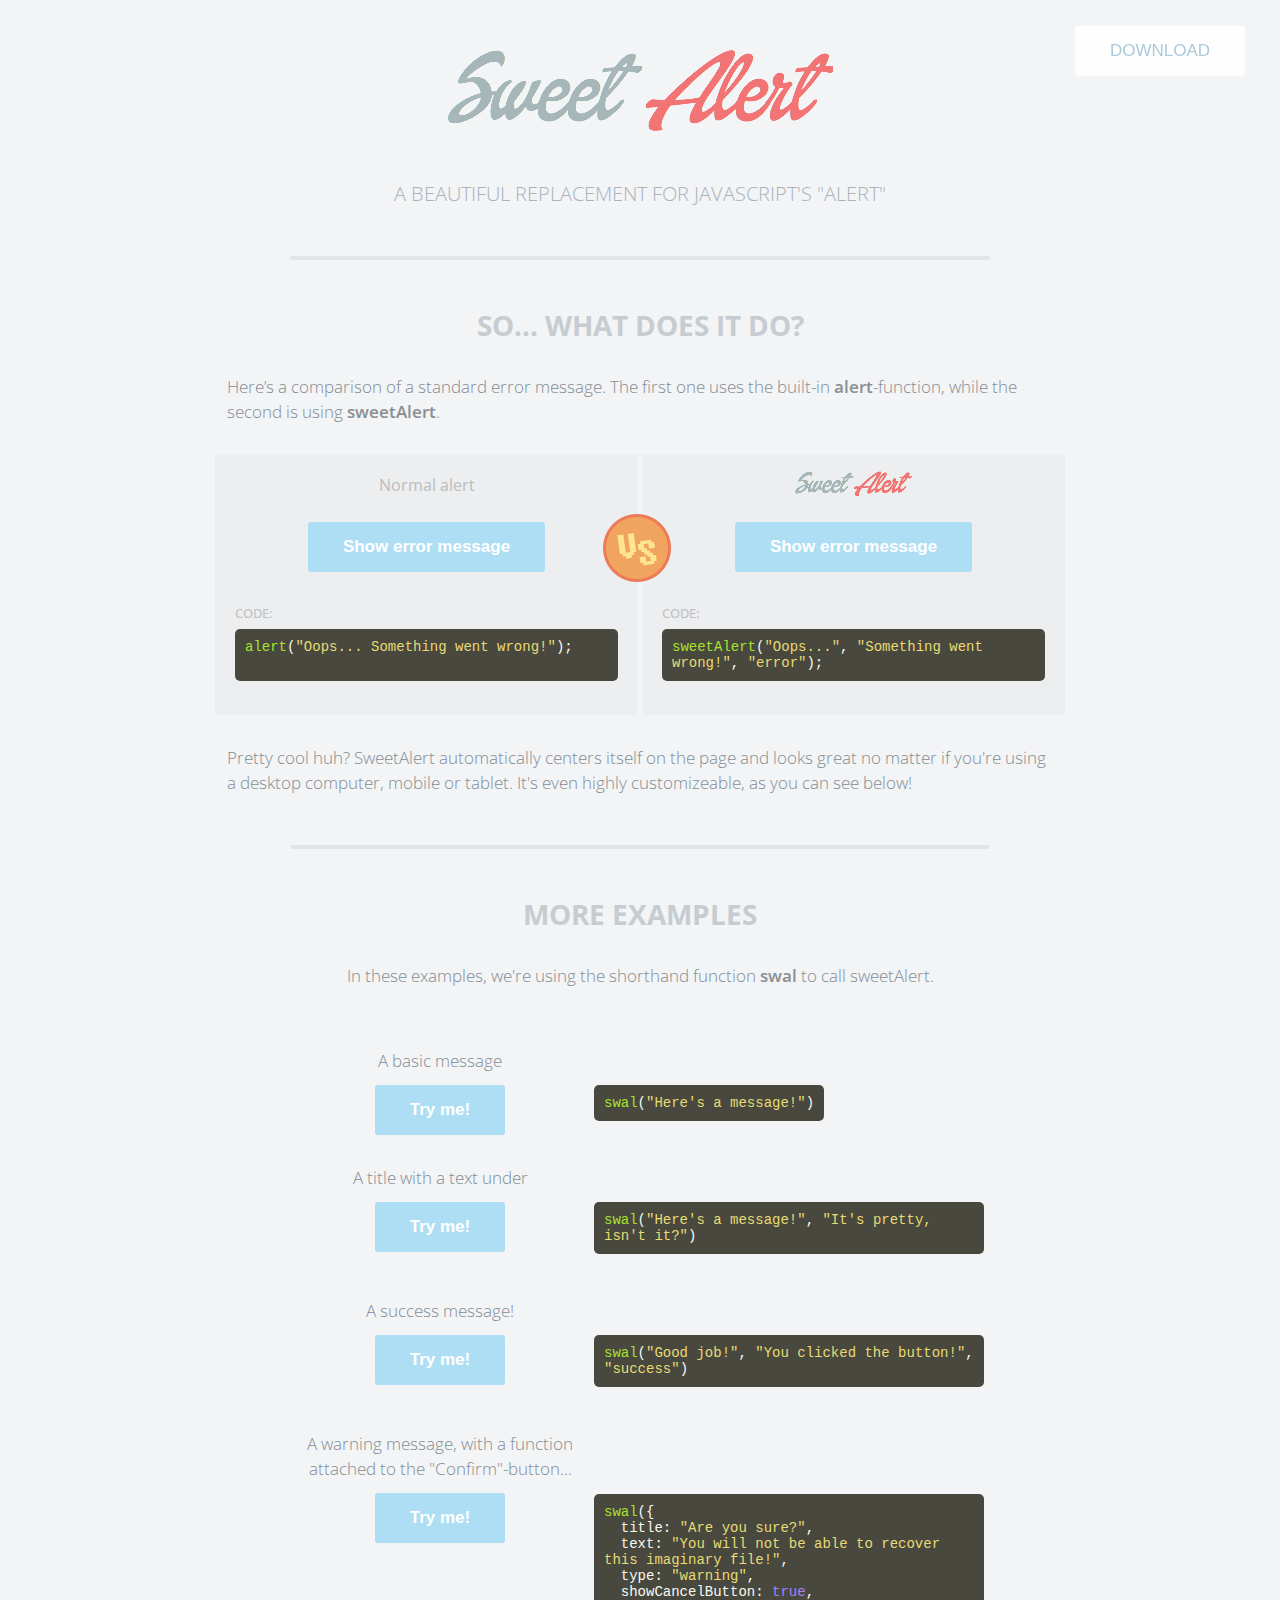
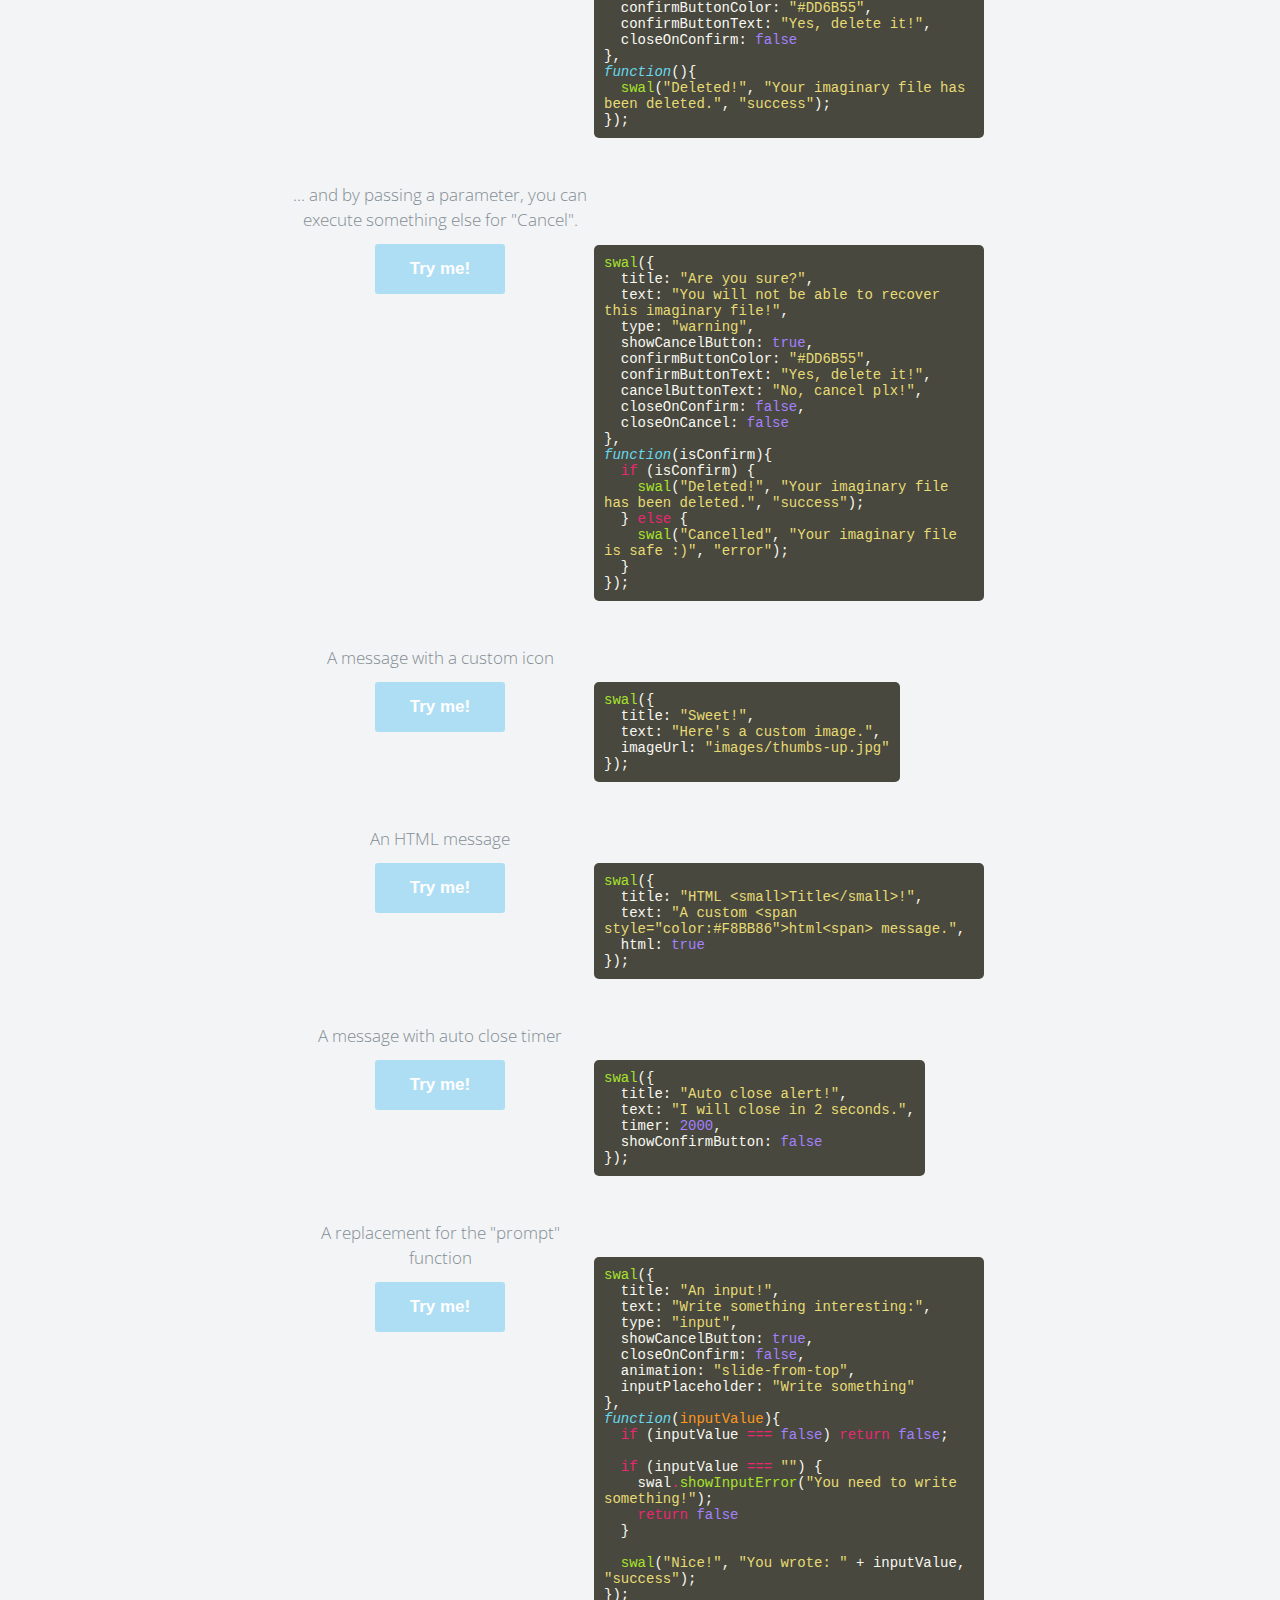
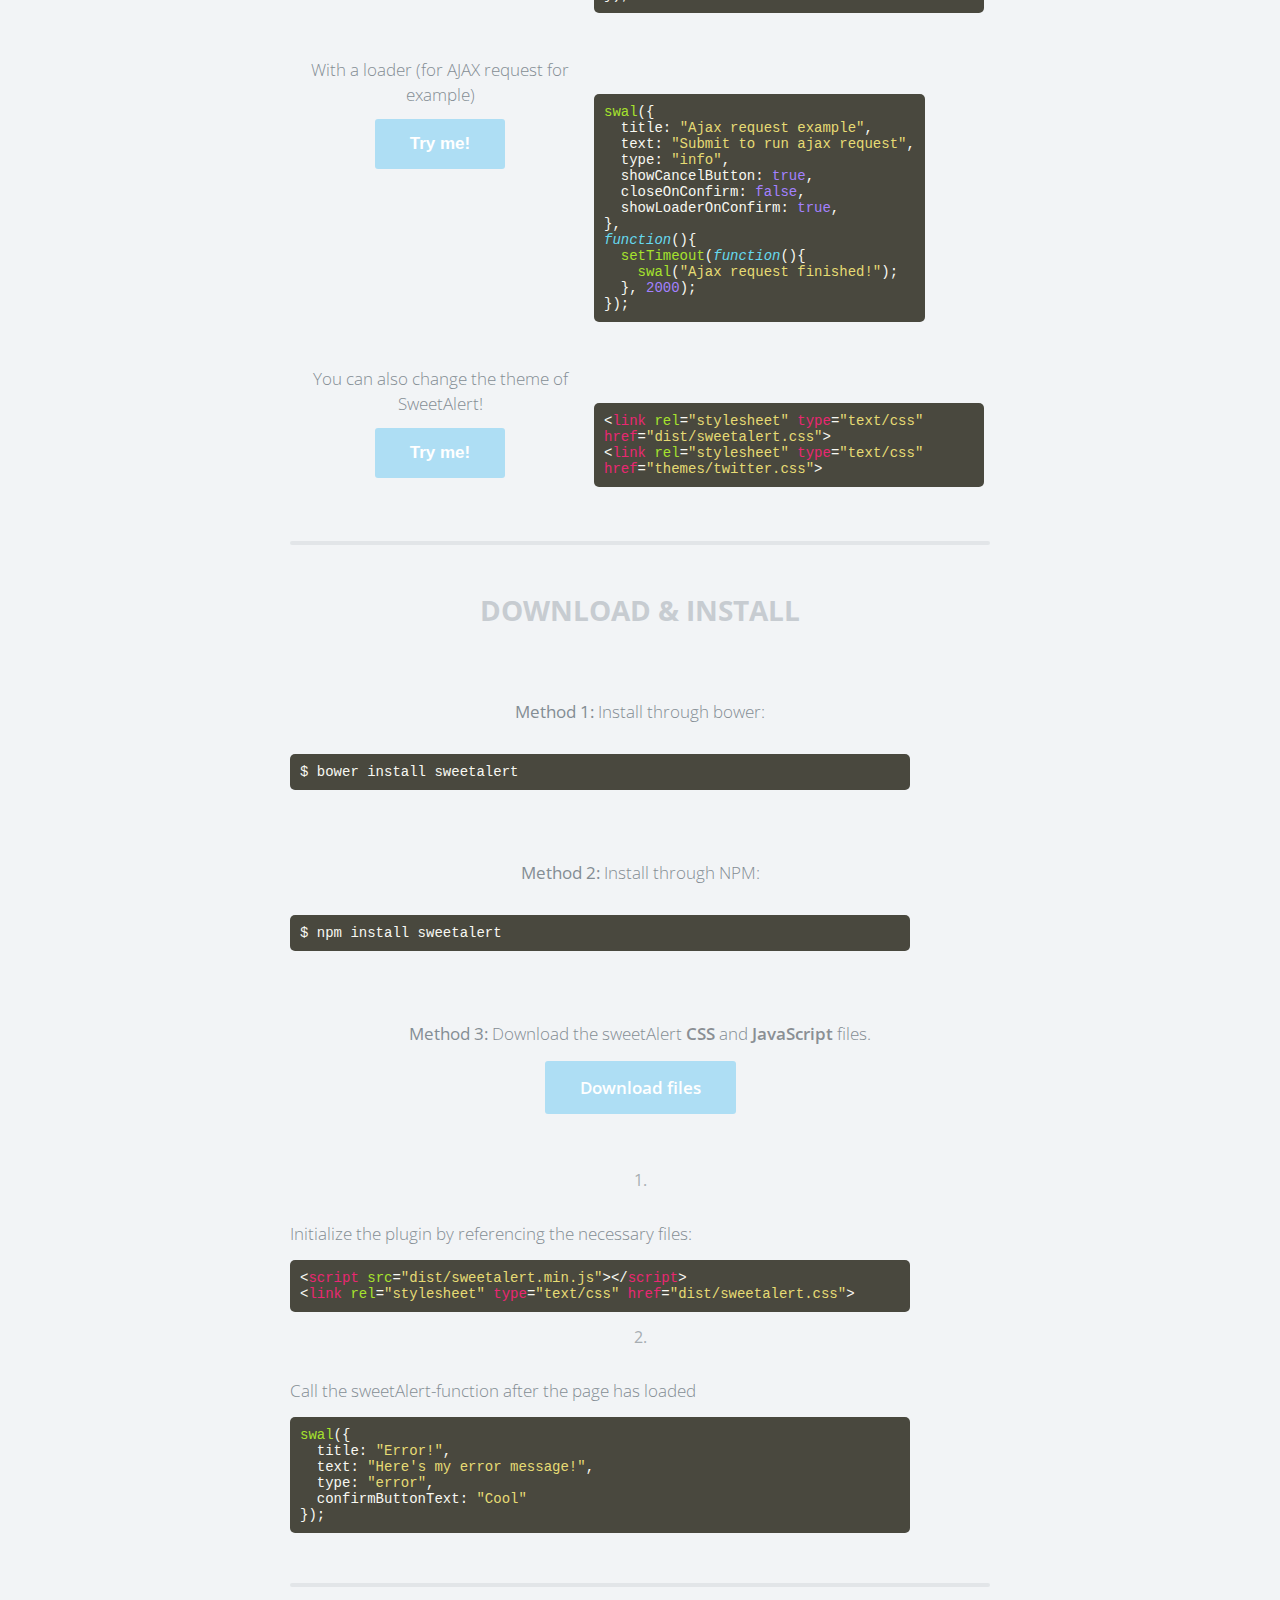
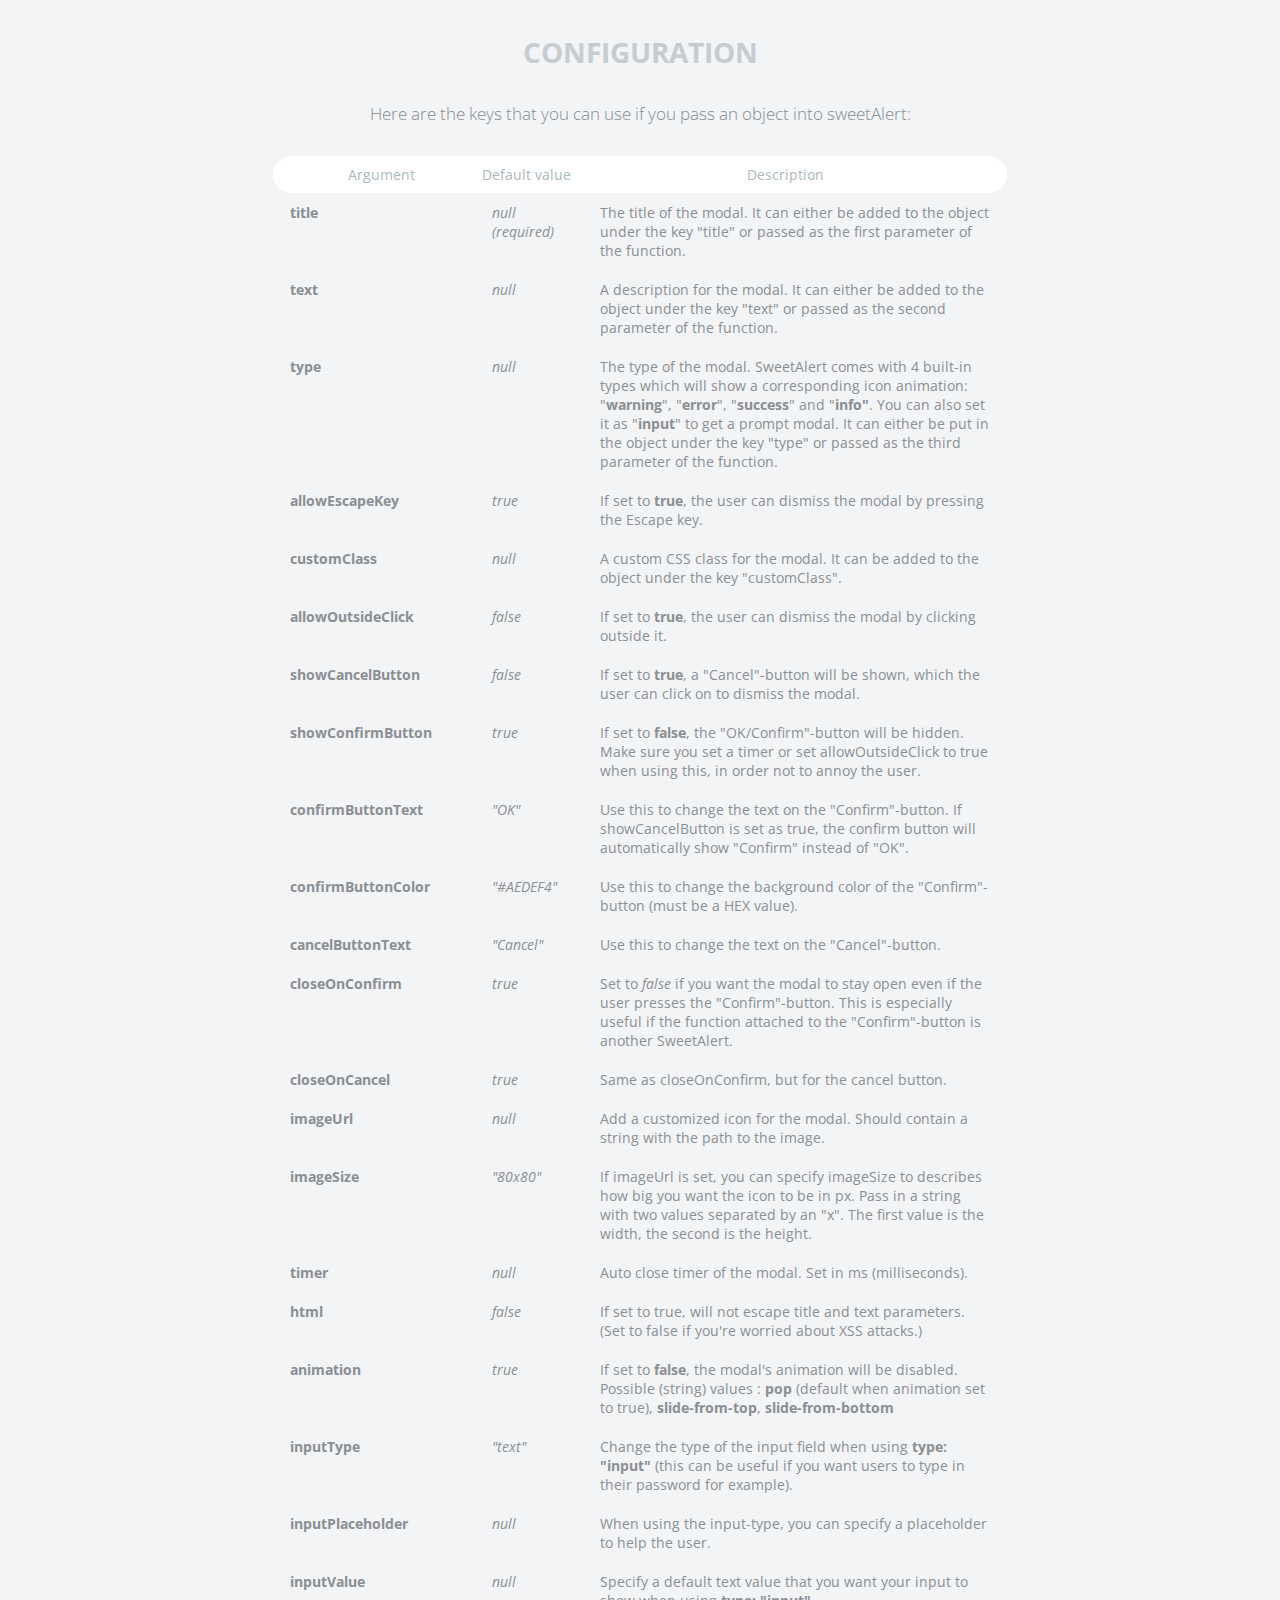
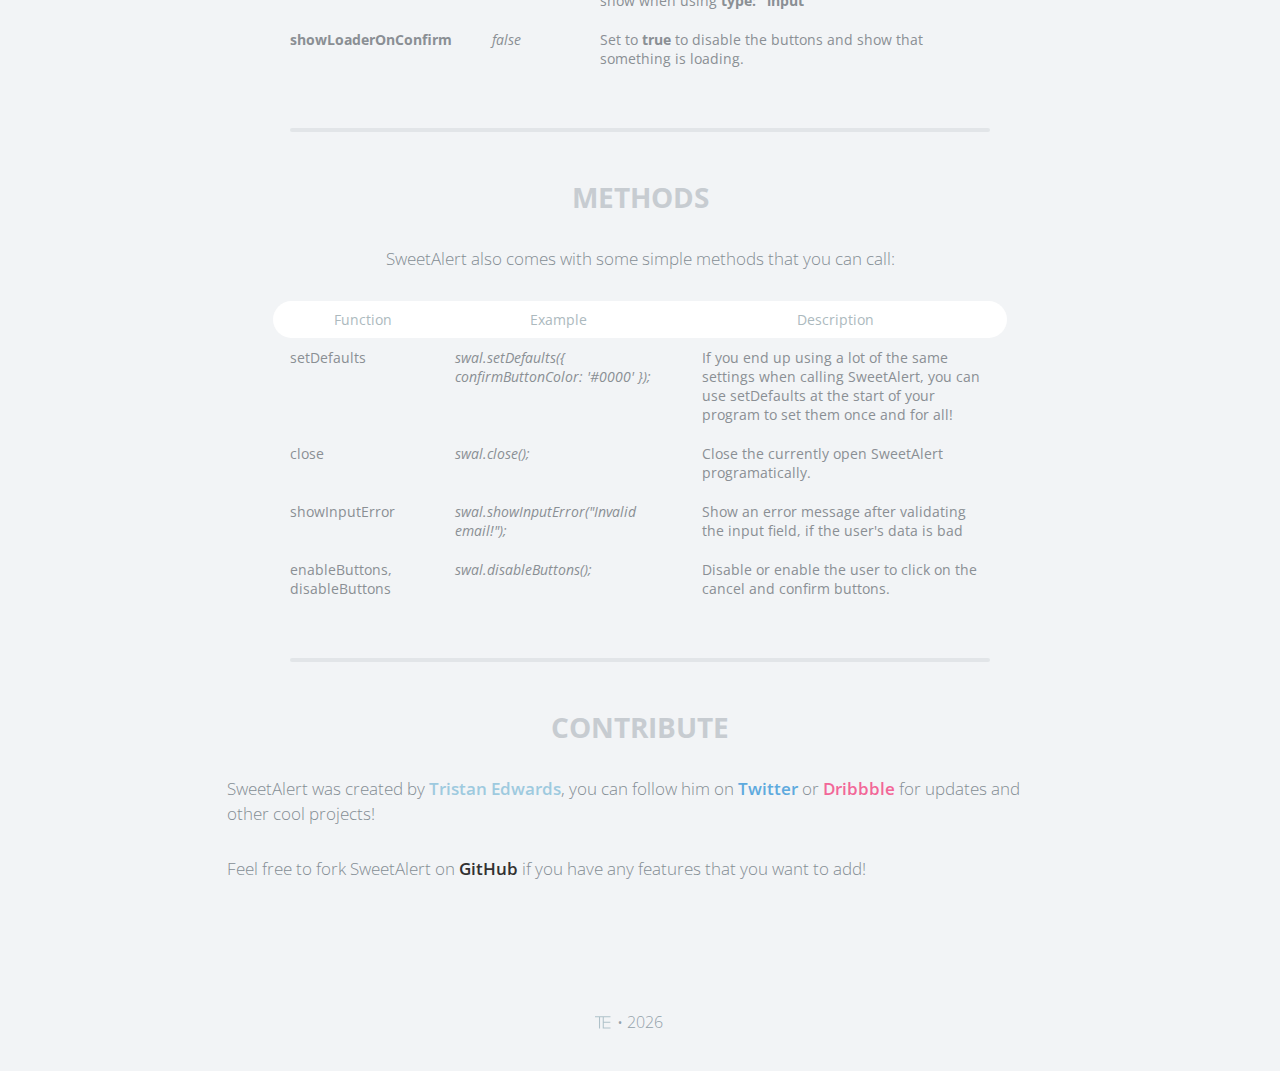
<file: sweetalert-master/index.html>
<!doctype html>

<html>

<head>
  <meta charset="utf-8">
  <meta name="viewport" content="width=device-width, initial-scale=1, maximum-scale=1, user-scalable=0" />
  <title>SweetAlert</title>

  <link rel="stylesheet" href="example/example.css">
  <script src="https://code.jquery.com/jquery-2.1.3.min.js"></script>

  <!-- This is what you need -->
  <script src="dist/sweetalert-dev.js"></script>
  <link rel="stylesheet" href="dist/sweetalert.css">
  <!--.......................-->

</head>

<body>

<h1>Sweet Alert</h1>
<h2>A beautiful replacement for JavaScript's "Alert"</h2>
<button class="download">Download</button>

<!-- What does it do? -->
<h3>So... What does it do?</h3>
<p>Here’s a comparison of a standard error message. The first one uses the built-in <strong>alert</strong>-function, while the second is using <strong>sweetAlert</strong>.</p>

<div class="showcase normal">
	<h4>Normal alert</h4>
	<button>Show error message</button>

	<h5>Code:</h5>
	<pre><span class="attr">alert</span>(<span class="str">"Oops... Something went wrong!"</span>);

	</pre>

	<div class="vs-icon"></div>
</div>

<div class="showcase sweet">
	<h4>Sweet Alert</h4>
	<button>Show error message</button>

	<h5>Code:</h5>
	<pre><span class="attr">sweetAlert</span>(<span class="str">"Oops..."</span>, <span class="str">"Something went wrong!"</span>, <span class="str">"error"</span>);</pre>
</div>

<p>Pretty cool huh? SweetAlert automatically centers itself on the page and looks great no matter if you're using a desktop computer, mobile or tablet. It's even highly customizeable, as you can see below!</p>


<!-- Examples -->
<h3>More examples</h3>

<p class="center">In these examples, we're using the shorthand function <strong>swal</strong> to call sweetAlert.</p>

<ul class="examples">

	<li class="message">
		<div class="ui">
			<p>A basic message</p>
			<button>Try me!</button>
		</div>
		<pre><span class="attr">swal</span>(<span class="str">"Here's a message!"</span>)</pre>
	</li>

	<li class="title-text">
		<div class="ui">
			<p>A title with a text under</p>
			<button>Try me!</button>
		</div>
		<pre><span class="attr">swal</span>(<span class="str">"Here's a message!"</span>, <span class="str">"It's pretty, isn't it?"</span>)</pre>
	</li>

	<li class="success">
		<div class="ui">
			<p>A success message!</p>
			<button>Try me!</button>
		</div>
		<pre><span class="attr">swal</span>(<span class="str">"Good job!"</span>, <span class="str">"You clicked the button!"</span>, <span class="str">"success"</span>)</pre>
	</li>

	<li class="warning confirm">
		<div class="ui">
			<p>A warning message, with a function attached to the "Confirm"-button...</p>
			<button>Try me!</button>
		</div>
		<pre><span class="attr">swal</span>({
&nbsp;&nbsp;title: <span class="str">"Are you sure?"</span>,
&nbsp;&nbsp;text: <span class="str">"You will not be able to recover this imaginary file!"</span>,
&nbsp;&nbsp;type: <span class="str">"warning"</span>,
&nbsp;&nbsp;showCancelButton: <span class="val">true</span>,
&nbsp;&nbsp;confirmButtonColor: <span class="str">"#DD6B55"</span>,
&nbsp;&nbsp;confirmButtonText: <span class="str">"Yes, delete it!"</span>,
&nbsp;&nbsp;closeOnConfirm: <span class="val">false</span>
},
<span class="func"><i>function</i></span>(){
&nbsp;&nbsp;<span class="attr">swal</span>(<span class="str">"Deleted!"</span>, <span class="str">"Your imaginary file has been deleted."</span>, <span class="str">"success"</span>);
});</pre>
	</li>

	<li class="warning cancel">
		<div class="ui">
			<p>... and by passing a parameter, you can execute something else for "Cancel".</p>
			<button>Try me!</button>
		</div>
		<pre><span class="attr">swal</span>({
&nbsp;&nbsp;title: <span class="str">"Are you sure?"</span>,
&nbsp;&nbsp;text: <span class="str">"You will not be able to recover this imaginary file!"</span>,
&nbsp;&nbsp;type: <span class="str">"warning"</span>,
&nbsp;&nbsp;showCancelButton: <span class="val">true</span>,
&nbsp;&nbsp;confirmButtonColor: <span class="str">"#DD6B55"</span>,
&nbsp;&nbsp;confirmButtonText: <span class="str">"Yes, delete it!"</span>,
&nbsp;&nbsp;cancelButtonText: <span class="str">"No, cancel plx!"</span>,
&nbsp;&nbsp;closeOnConfirm: <span class="val">false</span>,
&nbsp;&nbsp;closeOnCancel: <span class="val">false</span>
},
<span class="func"><i>function</i></span>(isConfirm){
&nbsp;&nbsp;<span class="tag">if</span> (isConfirm) {
&nbsp;&nbsp;&nbsp;&nbsp;<span class="attr">swal</span>(<span class="str">"Deleted!"</span>, <span class="str">"Your imaginary file has been deleted."</span>, <span class="str">"success"</span>);
&nbsp;&nbsp;} <span class="tag">else</span> {
	&nbsp;&nbsp;&nbsp;&nbsp;<span class="attr">swal</span>(<span class="str">"Cancelled"</span>, <span class="str">"Your imaginary file is safe :)"</span>, <span class="str">"error"</span>);
&nbsp;&nbsp;}
});</pre>
	</li>

	<li class="custom-icon">
		<div class="ui">
			<p>A message with a custom icon</p>
			<button>Try me!</button>
		</div>
		<pre><span class="attr">swal</span>({
&nbsp;&nbsp;title: <span class="str">"Sweet!"</span>,
&nbsp;&nbsp;text: <span class="str">"Here's a custom image."</span>,
&nbsp;&nbsp;imageUrl: <span class="str">"images/thumbs-up.jpg"</span>
});</pre>
	</li>

	<li class="message-html">
		<div class="ui">
			<p>An HTML message</p>
			<button>Try me!</button>
		</div>
		<pre><span class="attr">swal</span>({
&nbsp;&nbsp;title: <span class="str">"HTML &lt;small&gt;Title&lt;/small&gt;!"</span>,
&nbsp;&nbsp;text: <span class="str">"A custom &lt;span style="color:#F8BB86"&gt;html&lt;span&gt; message."</span>,
&nbsp;&nbsp;html: <span class="val">true</span>
});</pre>
	</li>

	<li class="timer">
		<div class="ui">
			<p>A message with auto close timer</p>
			<button>Try me!</button>
		</div>
		<pre><span class="attr">swal</span>({
&nbsp;&nbsp;title: <span class="str">"Auto close alert!"</span>,
&nbsp;&nbsp;text: <span class="str">"I will close in 2 seconds."</span>,
&nbsp;&nbsp;timer: <span class="val">2000</span>,
&nbsp;&nbsp;showConfirmButton: <span class="val">false</span>
});</pre>
	</li>


	<li class="input">
		<div class="ui">
			<p>A replacement for the "prompt" function</p>
			<button>Try me!</button>
		</div>
		<pre><span class="attr">swal</span>({
&nbsp;&nbsp;title: <span class="str">"An input!"</span>,
&nbsp;&nbsp;text: <span class="str">"Write something interesting:"</span>,
&nbsp;&nbsp;type: <span class="str">"input"</span>,
&nbsp;&nbsp;showCancelButton: <span class="val">true</span>,
&nbsp;&nbsp;closeOnConfirm: <span class="val">false</span>,
&nbsp;&nbsp;animation: <span class="str">"slide-from-top"</span>,
&nbsp;&nbsp;inputPlaceholder: <span class="str">"Write something"</span>
},
<span class="func"><i>function</i></span>(<span class="arg">inputValue</span>){
&nbsp;&nbsp;<span class="tag">if</span> (inputValue <span class="tag">===</span> <span class="val">false</span>) <span class="tag">return</span> <span class="val">false</span>;
&nbsp;&nbsp;
&nbsp;&nbsp;<span class="tag">if</span> (inputValue <span class="tag">===</span> <span class="str">""</span>) {
&nbsp;&nbsp;&nbsp;&nbsp;swal<span class="tag">.</span><span class="attr">showInputError</span>(<span class="str">"You need to write something!"</span>);
&nbsp;&nbsp;&nbsp;&nbsp;<span class="tag">return</span> <span class="val">false</span>
&nbsp;&nbsp;}
&nbsp;&nbsp;
&nbsp;&nbsp;<span class="attr">swal</span>(<span class="str">"Nice!"</span>, <span class="str">"You wrote: "</span> + inputValue, <span class="str">"success"</span>);
});</pre>
	</li>

  <li class="ajax">
    <div class="ui">
			<p>With a loader (for AJAX request for example)</p>
			<button>Try me!</button>
		</div>
		<pre><span class="attr">swal</span>({
&nbsp;&nbsp;title: <span class="str">"Ajax request example"</span>,
&nbsp;&nbsp;text: <span class="str">"Submit to run ajax request"</span>,
&nbsp;&nbsp;type: <span class="str">"info"</span>,
&nbsp;&nbsp;showCancelButton: <span class="val">true</span>,
&nbsp;&nbsp;closeOnConfirm: <span class="val">false</span>,
&nbsp;&nbsp;showLoaderOnConfirm: <span class="val">true</span>,
},
<span class="func"><i>function</i></span>(){
&nbsp;&nbsp;<span class="attr">setTimeout</span>(<span class="func"><i>function</i></span>(){
&nbsp;&nbsp;&nbsp;&nbsp;<span class="attr">swal</span>(<span class="str">"Ajax request finished!"</span>);
&nbsp;&nbsp;}, <span class="val">2000</span>);
});</pre>
	</li>

	<li class="theme">
		<div class="ui">
			<p>You can also change the theme of SweetAlert!</p>
			<button>Try me!</button>
		</div>
		<pre>&lt;<span class="tag">link</span> <span class="attr">rel</span>=<span class="str">"stylesheet"</span> <span class="tag">type</span>=<span class="str">"text/css"</span> <span class="tag">href</span>=<span class="str">"dist/sweetalert.css"</span>&gt;
			&lt;<span class="tag">link</span> <span class="attr">rel</span>=<span class="str">"stylesheet"</span> <span class="tag">type</span>=<span class="str">"text/css"</span> <span class="tag">href</span>=<span class="str">"themes/twitter.css"</span>&gt;</pre>
	</li>

</ul>


<!-- Download & Install -->
<h3 id="download-section">Download & install</h3>

<div class="center-container">
	<p class="center"><b>Method 1:</b> Install through bower:</p>
	<pre class="center">$ bower install sweetalert</pre>
</div>

<div class="center-container">
	<p class="center"><b>Method 2:</b> Install through NPM:</p>
	<pre class="center">$ npm install sweetalert</pre>
</div>

<p class="center"><b>Method 3:</b> Download the sweetAlert <strong>CSS</strong> and <strong>JavaScript</strong> files.</p>

<a class="button" href="https://github.com/t4t5/sweetalert/archive/master.zip" download>Download files</a>

<ol>
	<li>
		<p>Initialize the plugin by referencing the necessary files:</p>
		<pre>&lt;<span class="tag">script</span> <span class="attr">src</span>=<span class="str">"dist/sweetalert.min.js"</span>&gt;&lt;/<span class="tag">script</span>&gt;
&lt;<span class="tag">link</span> <span class="attr">rel</span>=<span class="str">"stylesheet"</span> <span class="tag">type</span>=<span class="str">"text/css"</span> <span class="tag">href</span>=<span class="str">"dist/sweetalert.css"</span>&gt;</pre>
	</li>

	<li>
		<p>Call the sweetAlert-function after the page has loaded</p>
		<pre><span class="attr">swal</span>({
&nbsp;&nbsp;title: <span class="str">"Error!"</span>,
&nbsp;&nbsp;text: <span class="str">"Here's my error message!"</span>,
&nbsp;&nbsp;type: <span class="str">"error"</span>,
&nbsp;&nbsp;confirmButtonText: <span class="str">"Cool"</span>
});
</pre>
	</li>
</ol>



<!-- Configuration -->
<h3>Configuration</h3>

<p class="center">Here are the keys that you can use if you pass an object into sweetAlert:</p>

<table>
	<tr class="titles">
		<th>
			<div class="border-left"></div>
			Argument
		</th>
		<th>Default value</th>
		<th>
			<div class="border-right"></div>
			Description
		</th>
	</tr>
	<tr>
		<td><b>title</b></td>
		<td><i>null (required)</i></td>
		<td>The title of the modal. It can either be added to the object under the key "title" or passed as the first parameter of the function.</td>
	</tr>
	<tr>
		<td><b>text</b></td>
		<td><i>null</i></td>
		<td>A description for the modal. It can either be added to the object under the key "text" or passed as the second parameter of the function.</td>
	</tr>
	<tr>
		<td><b>type</b></td>
		<td><i>null</i></td>
		<td>The type of the modal. SweetAlert comes with 4 built-in types which will show a corresponding icon animation: "<strong>warning</strong>", "<strong>error</strong>", "<strong>success</strong>" and "<strong>info"</strong>. You can also set it as "<strong>input</strong>" to get a prompt modal. It can either be put in the object under the key "type" or passed as the third parameter of the function.</td>
	</tr>
    <tr>
      <td><b>allowEscapeKey</b></td>
      <td><i>true</i></td>
      <td>If set to <strong>true</strong>, the user can dismiss the modal by pressing the Escape key.</td>
    </tr>
	<tr>
		<td><b>customClass</b></td>
		<td><i>null</i></td>
		<td>A custom CSS class for the modal. It can be added to the object under the key "customClass".</td>
	</tr>
	<tr>
		<td><b>allowOutsideClick</b></td>
		<td><i>false</i></td>
		<td>If set to <strong>true</strong>, the user can dismiss the modal by clicking outside it.</td>
	</tr>
	<tr>
		<td><b>showCancelButton</b></td>
		<td><i>false</i></td>
		<td>If set to <strong>true</strong>, a "Cancel"-button will be shown, which the user can click on to dismiss the modal.</td>
	</tr>
	<tr>
		<td><b>showConfirmButton</b></td>
		<td><i>true</i></td>
		<td>If set to <strong>false</strong>, the "OK/Confirm"-button will be hidden. Make sure you set a timer or set allowOutsideClick to true when using this, in order not to annoy the user.</td>
	</tr>
	<tr>
		<td><b>confirmButtonText</b></td>
		<td><i>"OK"</i></td>
		<td>Use this to change the text on the "Confirm"-button. If showCancelButton is set as true, the confirm button will automatically show "Confirm" instead of "OK".</td>
	</tr>
	<tr>
		<td><b>confirmButtonColor</b></td>
		<td><i>"#AEDEF4"</i></td>
		<td>Use this to change the background color of the "Confirm"-button (must be a HEX value).</td>
	</tr>
	<tr>
		<td><b>cancelButtonText</b></td>
		<td><i>"Cancel"</i></td>
		<td>Use this to change the text on the "Cancel"-button.</td>
	</tr>
	<tr>
		<td><b>closeOnConfirm</b></td>
		<td><i>true</i></td>
		<td>Set to <i>false</i> if you want the modal to stay open even if the user presses the "Confirm"-button. This is especially useful if the function attached to the "Confirm"-button is another SweetAlert.</td>
	</tr>
	<tr>
		<td><b>closeOnCancel</b></td>
		<td><i>true</i></td>
		<td>Same as closeOnConfirm, but for the cancel button.</td>
	</tr>
	<tr>
		<td><b>imageUrl</b></td>
		<td><i>null</i></td>
		<td>Add a customized icon for the modal. Should contain a string with the path to the image.</td>
	</tr>
	<tr>
		<td><b>imageSize</b></td>
		<td><i>"80x80"</i></td>
		<td>If imageUrl is set, you can specify imageSize to describes how big you want the icon to be in px. Pass in a string with two values separated by an "x". The first value is the width, the second is the height.</td>
	</tr>
	<tr>
		<td><b>timer</b></td>
		<td><i>null</i></td>
		<td>Auto close timer of the modal. Set in ms (milliseconds).</td>
	</tr>
	<tr>
		<td><b>html</b></td>
		<td><i>false</i></td>
		<td>If set to true, will not escape title and text parameters. (Set to false if you're worried about XSS attacks.)</td>
	</tr>
	<tr>
		<td><b>animation</b></td>
		<td><i>true</i></td>
		<td>If set to <strong>false</strong>, the modal's animation will be disabled. Possible (string) values : <strong>pop</strong> (default when animation set to true), <strong>slide-from-top</strong>, <strong>slide-from-bottom</strong></td>
	</tr>
	<tr>
		<td><b>inputType</b></td>
		<td><i>"text"</i></td>
		<td>Change the type of the input field when using <strong>type: "input"</strong> (this can be useful if you want users to type in their password for example).</td>
	</tr>
	<tr>
		<td><b>inputPlaceholder</b></td>
		<td><i>null</i></td>
		<td>When using the input-type, you can specify a placeholder to help the user.</td>
	</tr>
	<tr>
		<td><b>inputValue</b></td>
		<td><i>null</i></td>
		<td>Specify a default text value that you want your input to show when using <strong>type: "input"</strong></td>
	</tr>
	<tr>
		<td><b>showLoaderOnConfirm</b></td>
		<td><i>false</i></td>
    <td>Set to <strong>true</strong> to disable the buttons and show that something is loading.</td>
	</tr>
</table>


<!-- Methods -->
<h3>Methods</h3>

<p class="center">SweetAlert also comes with some simple methods that you can call:</p>

<table>
	<tr class="titles">
		<th>
			<div class="border-left"></div>
			Function
		</th>
		<th>Example</th>
		<th>
			<div class="border-right"></div>
			Description
		</th>
	</tr>
	<tr>
		<td>setDefaults</td>
		<td><i>swal.setDefaults({ confirmButtonColor: '#0000' });</i></td>
		<td>If you end up using a lot of the same settings when calling SweetAlert, you can use setDefaults at the start of your program to set them once and for all!</td>
	</tr>
	<tr>
		<td>close</td>
		<td><i>swal.close();</i></td>
		<td>Close the currently open SweetAlert programatically.</td>
	</tr>
	<tr>
		<td>showInputError</td>
		<td><i>swal.showInputError("Invalid email!");</i></td>
		<td>Show an error message after validating the input field, if the user's data is bad</td>
	</tr>
	<tr>
		<td>enableButtons, disableButtons</td>
		<td><i>swal.disableButtons();</i></td>
		<td>Disable or enable the user to click on the cancel and confirm buttons.</td>
	</tr>
</table>



<!-- Contribute -->
<h3>Contribute</h3>
<p>SweetAlert was created by <a href="http://tristanedwards.me" target="_blank">Tristan Edwards</a>, you can follow him on <a href="https://twitter.com/t4t5" target="_blank" class="twitter">Twitter</a> or <a href="https://dribbble.com/tristanedwards" target="_blank" class="dribbble">Dribbble</a> for updates and other cool projects!</p>
<p>Feel free to fork SweetAlert on <a href="https://github.com/t4t5/sweetalert" class="github">GitHub</a> if you have any features that you want to add!</p>


<footer>
	<span class="te-logo">TE</span> • <script>document.write(new Date().getFullYear())</script>
</footer>


<script>

document.querySelector('button.download').onclick = function(){
	$("html, body").animate({ scrollTop: $("#download-section").offset().top }, 1000);
};

document.querySelector('.showcase.normal button').onclick = function(){
	alert("Oops... Something went wrong!");
};

document.querySelector('.showcase.sweet button').onclick = function(){
	swal("Oops...", "Something went wrong!", "error");
};

document.querySelector('ul.examples li.message button').onclick = function(){
	swal("Here's a message!");
};

document.querySelector('ul.examples li.timer button').onclick = function(){
	swal({
		title: "Auto close alert!",
		text: "I will close in 2 seconds.",
		timer: 2000,
		showConfirmButton: false
	});
};

document.querySelector('ul.examples li.title-text button').onclick = function(){
	swal("Here's a message!", "It's pretty, isn't it?");
};

document.querySelector('ul.examples li.success button').onclick = function(){
	swal("Good job!", "You clicked the button!", "success");
};

document.querySelector('ul.examples li.warning.confirm button').onclick = function(){
	swal({
		title: "Are you sure?",
		text: "You will not be able to recover this imaginary file!",
		type: "warning",
		showCancelButton: true,
		confirmButtonColor: '#DD6B55',
		confirmButtonText: 'Yes, delete it!',
		closeOnConfirm: false
	},
	function(){
		swal("Deleted!", "Your imaginary file has been deleted!", "success");
	});
};

document.querySelector('ul.examples li.warning.cancel button').onclick = function(){
	swal({
		title: "Are you sure?",
		text: "You will not be able to recover this imaginary file!",
		type: "warning",
		showCancelButton: true,
		confirmButtonColor: '#DD6B55',
		confirmButtonText: 'Yes, delete it!',
		cancelButtonText: "No, cancel plx!",
		closeOnConfirm: false,
		closeOnCancel: false
	},
	function(isConfirm){
    if (isConfirm){
      swal("Deleted!", "Your imaginary file has been deleted!", "success");
    } else {
      swal("Cancelled", "Your imaginary file is safe :)", "error");
    }
	});
};

document.querySelector('ul.examples li.custom-icon button').onclick = function(){
	swal({
		title: "Sweet!",
		text: "Here's a custom image.",
		imageUrl: 'example/images/thumbs-up.jpg'
	});
};

document.querySelector('ul.examples li.message-html button').onclick = function(){
	swal({
		title: "HTML <small>Title</small>!",
		text: 'A custom <span style="color:#F8BB86">html</span> message.',
		html: true
	});
};

document.querySelector('ul.examples li.input button').onclick = function(){
	swal({
		title: "An input!",
		text: 'Write something interesting:',
		type: 'input',
		showCancelButton: true,
		closeOnConfirm: false,
		animation: "slide-from-top",
		inputPlaceholder: "Write something",
	},
	function(inputValue){
		if (inputValue === false) return false;

		if (inputValue === "") {
			swal.showInputError("You need to write something!");
			return false;
		}
    
		swal("Nice!", 'You wrote: ' + inputValue, "success");

	});
};

document.querySelector('ul.examples li.theme button').onclick = function() {
	swal({
		title: "Themes!",
		text: "Here's the Twitter theme for SweetAlert!",
		confirmButtonText: "Cool!",
		customClass: 'twitter'
	});
};

document.querySelector('ul.examples li.ajax button').onclick = function() {
  swal({
    title: 'Ajax request example',
    text: 'Submit to run ajax request',
    type: 'info',
    showCancelButton: true,
    closeOnConfirm: false,
    showLoaderOnConfirm: true,
  }, function(){
    setTimeout(function() {
      swal('Ajax request finished!');
    }, 2000);
  });
};

</script>



</body>

</html>
</file>
<file: sweetalert-master/example/example.css>
@import url(http://fonts.googleapis.com/css?family=Open+Sans:400,600,700,300);
@import url(http://fonts.googleapis.com/css?family=Open+Sans+Condensed:700);
body {
  background-color: #f2f4f6;
  font-family: 'Open Sans', sans-serif;
  text-align: center; }

h1 {
  background-image: url("images/logo_big.png");
  background-image: -webkit-image-set(url("images/logo_big.png") 1x, url("images/logo_big@2x.png") 2x);
  width: 385px;
  height: 81px;
  text-indent: -9999px;
  white-space: nowrap;
  margin: 50px auto; }
  @media all and (max-width: 420px) {
    h1 {
      width: 300px;
      background-size: contain;
      background-repeat: no-repeat;
      background-position: center; } }
  @media all and (max-width: 330px) {
    h1 {
      width: 250px; } }

h2 {
  font-size: 20px;
  color: #A9B2BC;
  line-height: 25px;
  text-transform: uppercase;
  font-weight: 300;
  text-align: center;
  display: block; }

h3 {
  font-size: 28px;
  color: #C7CCD1;
  text-transform: uppercase;
  font-family: 'Open Sans Condensed', sans-serif;
  margin-top: 100px;
  text-align: center;
  position: relative; }
  h3#download-section {
    margin-top: 50px;
    padding-top: 40px; }
  h3::after {
    content: "";
    background-color: #e2e5e8;
    height: 4px;
    width: 700px;
    left: 50%;
    margin-left: -350px;
    position: absolute;
    margin-top: -50px;
    border-radius: 2px; }
    @media all and (max-width: 740px) {
      h3::after {
        width: auto;
        left: 20px;
        right: 20px;
        margin-left: 0; } }

a {
  text-decoration: none; }

p {
  max-width: 826px;
  margin: 30px auto;
  font-size: 17px;
  font-weight: 300;
  color: #848D94;
  line-height: 25px;
  text-align: left; }
  p.center {
    text-align: center; }
  p strong {
    color: #8A8F94;
    font-weight: 600; }
  p a {
    color: #9ECADF;
    font-weight: 600; }
    p a:hover {
      text-decoration: underline; }
    p a.twitter {
      color: #5eaade; }
    p a.dribbble {
      color: #f26798; }
    p a.github {
      color: #323131; }

button, .button {
  background-color: #AEDEF4;
  color: white;
  border: none;
  box-shadow: none;
  font-size: 17px;
  font-weight: 500;
  font-weight: 600;
  border-radius: 3px;
  padding: 15px 35px;
  margin: 26px 5px 0 5px;
  cursor: pointer; }
  button:focus, .button:focus {
    outline: none; }
  button:hover, .button:hover {
    background-color: #a1d9f2; }
  button:active, .button:active {
    background-color: #81ccee; }
  button.cancel, .button.cancel {
    background-color: #D0D0D0; }
    button.cancel:hover, .button.cancel:hover {
      background-color: #c8c8c8; }
    button.cancel:active, .button.cancel:active {
      background-color: #b6b6b6; }
  button.download, .button.download {
    position: fixed;
    right: 30px;
    top: 0;
    background-color: rgba(255, 255, 255, 0.9);
    color: #ABCADA;
    font-weight: 500;
    text-transform: uppercase;
    z-index: 3; }
    @media all and (max-width: 1278px) {
      button.download, .button.download {
        display: none; } }

.center-container {
  max-width: 700px;
  margin: 70px auto; }

pre {
  background-color: #49483e;
  color: #f8f8f2;
  padding: 10px;
  border-radius: 5px;
  white-space: pre-line;
  text-align: left;
  font-size: 14px;
  max-width: 600px; }
  pre .str {
    color: #e6db74; }
  pre .func {
    color: #66d9ef; }
  pre .val {
    color: #a381ff; }
  pre .tag {
    color: #e92772; }
  pre .attr {
    color: #a6e22d; }
  pre .arg {
    color: #fd9720; }

.showcase {
  background-color: #eceef0;
  padding: 20px;
  display: inline-block;
  width: 383px;
  vertical-align: top;
  position: relative; }
  @media all and (max-width: 865px) {
    .showcase {
      margin: 5px auto;
      padding: 46px 20px; } }
  @media all and (max-width: 440px) {
    .showcase {
      width: auto; } }
  .showcase h4 {
    font-size: 16px;
    color: #BCBCBC;
    line-height: 22px;
    margin: 0 auto;
    font-weight: 400; }
  .showcase.sweet h4 {
    width: 117px;
    height: 25px;
    margin-top: -3px;
    text-indent: -9999px;
    background-image: url("images/logo_small.png");
    background-image: -webkit-image-set(url("images/logo_small.png") 1x, url("images/logo_small@2x.png") 2x); }
  .showcase h5 {
    margin-bottom: -7px;
    text-align: left;
    font-weight: 500;
    text-transform: uppercase;
    color: #c2c2c2; }
  .showcase button {
    margin-bottom: 10px; }
  .showcase .vs-icon {
    background-image: url("images/vs_icon.png");
    background-image: -webkit-image-set(url("images/vs_icon.png") 1x, url("images/vs_icon@2x.png") 2x);
    width: 69px;
    height: 69px;
    position: absolute;
    right: -34px;
    top: 60px;
    z-index: 2; }
    @media all and (max-width: 865px) {
      .showcase .vs-icon {
        margin: 5px auto;
        right: auto;
        left: 50%;
        margin-left: -35px;
        top: auto;
        bottom: -35px; } }

ul.examples {
  list-style-type: none;
  width: 700px;
  margin: 0 auto;
  text-align: left;
  padding-left: 0; }
  @media all and (max-width: 758px) {
    ul.examples {
      width: auto; } }
  ul.examples li {
    padding-left: 0; }
  ul.examples .ui, ul.examples pre {
    display: inline-block;
    vertical-align: top; }
    @media all and (max-width: 758px) {
      ul.examples .ui, ul.examples pre {
        display: block;
        max-width: none;
        margin: 0 auto; } }
  ul.examples .ui {
    width: 300px;
    text-align: center; }
    ul.examples .ui button {
      margin-top: 12px; }
    ul.examples .ui p {
      text-align: center;
      margin-bottom: 0; }
  ul.examples pre {
    max-width: 370px;
    margin-top: 67px; }
    @media all and (max-width: 758px) {
      ul.examples pre {
        margin-top: 16px !important;
        margin-bottom: 60px; } }
  ul.examples .warning pre {
    margin-top: 93px; }

ol {
  max-width: 700px;
  margin: 70px auto;
  list-style-position: inside;
  padding-left: 0; }
  ol li {
    color: #A7ADB2; }
    ol li p {
      margin-bottom: 10px; }

table {
  width: 700px;
  font-size: 14px;
  color: #8a8f94;
  margin: 10px auto;
  text-align: left;
  border-collapse: collapse; }
  @media all and (max-width: 750px) {
    table {
      width: auto;
      margin: 10px 20px; } }
  table th {
    background-color: white;
    padding: 9px;
    color: #acb9be;
    font-weight: 400;
    text-align: center;
    position: relative; }
    table th .border-left, table th .border-right {
      position: absolute;
      background-color: white;
      border-radius: 50%;
      top: 0;
      left: -17px;
      width: 37px;
      height: 37px; }
    table th .border-right {
      left: auto;
      right: -17px; }
    @media all and (max-width: 750px) {
      table th:nth-child(2) {
        display: none; } }
  table td {
    padding: 10px 20px;
    vertical-align: top; }
    table td:first-child {
      padding-left: 0px; }
    table td:last-child {
      padding-right: 0px; }
    @media all and (max-width: 750px) {
      table td:nth-child(2) {
        display: none; } }
    @media all and (max-width: 360px) {
      table td {
        padding: 10px 4px; }
        table td b {
          font-size: 13px; } }

footer {
  margin-top: 100px;
  padding-bottom: 30px;
  color: #9A999F;
  display: inline-block;
  position: relative;
  color: gray;
  font-weight: 400;
  color: #93a1aa;
  font-weight: 300; }
  footer .te-logo {
    text-indent: -99999px;
    background-size: contain;
    background-repeat: no-repeat;
    background-position: center center;
    height: 16px;
    width: 16px;
    display: inline-block;
    margin-right: 5px;
    background-image: url("images/te-logo-small.svg");
    position: absolute;
    left: -22px;
    top: 3px; }

.sweet-alert.twitter {
  font-family: "Helvetica Neue", Helvetica, Arial, sans-serif;
  padding: 15px;
  padding-top: 55px;
  text-align: right;
  border-radius: 6px;
  box-shadow: 0px 0px 0px 1px rgba(0, 0, 0, 0.11), 0px 6px 30px rgba(0, 0, 0, 0.14); }
  .sweet-alert.twitter ~ .sweet-overlay {
    background: rgba(41, 47, 51, 0.9); }
  .sweet-alert.twitter h2 {
    position: absolute;
    top: 0;
    left: 0;
    right: 0;
    height: 40px;
    line-height: 40px;
    font-size: 16px;
    font-weight: 400;
    color: #8899a6;
    margin: 0;
    color: #66757f;
    border-bottom: 1px solid #e1e8ed; }
  .sweet-alert.twitter p {
    display: block;
    text-align: center;
    color: #66757f;
    font-weight: 400;
    font-size: 13px;
    margin-top: 7px; }
  .sweet-alert.twitter .sa-button-container {
    background-color: #f5f8fa;
    border-top: 1px solid #e1e8ed;
    box-shadow: 0px -1px 0px white;
    margin: -15px;
    margin-top: 0; }
  .sweet-alert.twitter[data-has-confirm-button=false][data-has-cancel-button=false] {
    padding-bottom: 10px; }
    .sweet-alert.twitter[data-has-confirm-button=false][data-has-cancel-button=false] .sa-button-container {
      display: none; }
  .sweet-alert.twitter button {
    border-radius: 2px;
    box-shadow: none !important;
    text-shadow: 0px -1px 0px rgba(0, 0, 0, 0.3);
    margin: 17px 0px;
    border-radius: 4px;
    font-size: 14px;
    font-weight: 600;
    padding: 8px 16px;
    position: relative; }
    .sweet-alert.twitter button:focus, .sweet-alert.twitter button.cancel:focus {
      box-shadow: none !important; }
      .sweet-alert.twitter button:focus::before, .sweet-alert.twitter button.cancel:focus::before {
        content: "";
        position: absolute;
        left: -5px;
        top: -5px;
        right: -5px;
        bottom: -5px;
        border: 2px solid #a5b0b4;
        border-radius: 8px; }
    .sweet-alert.twitter button.confirm {
      background-color: #55acee !important;
      background-image: linear-gradient(transparent, rgba(0, 0, 0, 0.05));
      -ms-filter: "progid:DXImageTransform.Microsoft.gradient(startColorstr=#00000000, endColorstr=#0C000000)";
      border: 1px solid #3b88c3;
      box-shadow: inset 0 1px 0 rgba(255, 255, 255, 0.15);
      margin-right: 15px; }
      .sweet-alert.twitter button.confirm:hover {
        background-color: #55acee;
        background-image: linear-gradient(transparent, rgba(0, 0, 0, 0.15));
        -ms-filter: "progid:DXImageTransform.Microsoft.gradient(startColorstr=#00000000, endColorstr=#26000000)";
        border-color: #3b88c3; }
    .sweet-alert.twitter button.cancel {
      color: #66757e;
      background-color: #f5f8fa;
      background-image: linear-gradient(#fff, #f5f8fa);
      text-shadow: 0px -1px 0px white;
      margin-right: 9px;
      border: 1px solid #e1e8ed; }
      .sweet-alert.twitter button.cancel:hover, .sweet-alert.twitter button.cancel:focus:hover {
        background-color: #e1e8ed;
        background-image: linear-gradient(#fff, #e1e8ed);
        -ms-filter: "progid:DXImageTransform.Microsoft.gradient(enabled=false)";
        border-color: #e1e8ed; }
      .sweet-alert.twitter button.cancel:focus {
        background: #fff;
        border-color: #fff; }
  .sweet-alert.twitter .sa-icon {
    transform: scale(0.72);
    margin-bottom: -2px;
    margin-top: -10px; }
  .sweet-alert.twitter input {
    border: 1px solid #e1e8ed;
    border-radius: 3px;
    padding: 10px 7px;
    height: auto;
    box-shadow: none;
    font-size: 13px;
    margin: 10px 0; }
    .sweet-alert.twitter input:focus {
      border-color: #94A1A6;
      box-shadow: inset 0 0 0 1px rgba(77, 99, 107, 0.7); }
  .sweet-alert.twitter fieldset .sa-input-error {
    display: none; }
  .sweet-alert.twitter .sa-error-container {
    text-align: center;
    border: none;
    background-color: #fbedc0;
    margin-bottom: 6px; }
    .sweet-alert.twitter .sa-error-container.show {
      border: 1px solid #f0e1b9; }
    .sweet-alert.twitter .sa-error-container .icon {
      display: none; }
    .sweet-alert.twitter .sa-error-container p {
      color: #292f33;
      font-weight: 600;
      margin-top: 0; }
</file>
<file: sweetalert-master/dist/sweetalert.css>
body.stop-scrolling {
  height: 100%;
  overflow: hidden; }

.sweet-overlay {
  background-color: black;
  /* IE8 */
  -ms-filter: "progid:DXImageTransform.Microsoft.Alpha(Opacity=40)";
  /* IE8 */
  background-color: rgba(0, 0, 0, 0.4);
  position: fixed;
  left: 0;
  right: 0;
  top: 0;
  bottom: 0;
  display: none;
  z-index: 10000; }

.sweet-alert {
  background-color: white;
  font-family: 'Open Sans', 'Helvetica Neue', Helvetica, Arial, sans-serif;
  width: 478px;
  padding: 17px;
  border-radius: 5px;
  text-align: center;
  position: fixed;
  left: 50%;
  top: 50%;
  margin-left: -256px;
  margin-top: -200px;
  overflow: hidden;
  display: none;
  z-index: 99999; }
  @media all and (max-width: 540px) {
    .sweet-alert {
      width: auto;
      margin-left: 0;
      margin-right: 0;
      left: 15px;
      right: 15px; } }
  .sweet-alert h2 {
    color: #575757;
    font-size: 30px;
    text-align: center;
    font-weight: 600;
    text-transform: none;
    position: relative;
    margin: 25px 0;
    padding: 0;
    line-height: 40px;
    display: block; }
  .sweet-alert p {
    color: #797979;
    font-size: 16px;
    text-align: center;
    font-weight: 300;
    position: relative;
    text-align: inherit;
    float: none;
    margin: 0;
    padding: 0;
    line-height: normal; }
  .sweet-alert fieldset {
    border: none;
    position: relative; }
  .sweet-alert .sa-error-container {
    background-color: #f1f1f1;
    margin-left: -17px;
    margin-right: -17px;
    overflow: hidden;
    padding: 0 10px;
    max-height: 0;
    webkit-transition: padding 0.15s, max-height 0.15s;
    transition: padding 0.15s, max-height 0.15s; }
    .sweet-alert .sa-error-container.show {
      padding: 10px 0;
      max-height: 100px;
      webkit-transition: padding 0.2s, max-height 0.2s;
      transition: padding 0.25s, max-height 0.25s; }
    .sweet-alert .sa-error-container .icon {
      display: inline-block;
      width: 24px;
      height: 24px;
      border-radius: 50%;
      background-color: #ea7d7d;
      color: white;
      line-height: 24px;
      text-align: center;
      margin-right: 3px; }
    .sweet-alert .sa-error-container p {
      display: inline-block; }
  .sweet-alert .sa-input-error {
    position: absolute;
    top: 29px;
    right: 26px;
    width: 20px;
    height: 20px;
    opacity: 0;
    -webkit-transform: scale(0.5);
    transform: scale(0.5);
    -webkit-transform-origin: 50% 50%;
    transform-origin: 50% 50%;
    -webkit-transition: all 0.1s;
    transition: all 0.1s; }
    .sweet-alert .sa-input-error::before, .sweet-alert .sa-input-error::after {
      content: "";
      width: 20px;
      height: 6px;
      background-color: #f06e57;
      border-radius: 3px;
      position: absolute;
      top: 50%;
      margin-top: -4px;
      left: 50%;
      margin-left: -9px; }
    .sweet-alert .sa-input-error::before {
      -webkit-transform: rotate(-45deg);
      transform: rotate(-45deg); }
    .sweet-alert .sa-input-error::after {
      -webkit-transform: rotate(45deg);
      transform: rotate(45deg); }
    .sweet-alert .sa-input-error.show {
      opacity: 1;
      -webkit-transform: scale(1);
      transform: scale(1); }
  .sweet-alert input {
    width: 100%;
    box-sizing: border-box;
    border-radius: 3px;
    border: 1px solid #d7d7d7;
    height: 43px;
    margin-top: 10px;
    margin-bottom: 17px;
    font-size: 18px;
    box-shadow: inset 0px 1px 1px rgba(0, 0, 0, 0.06);
    padding: 0 12px;
    display: none;
    -webkit-transition: all 0.3s;
    transition: all 0.3s; }
    .sweet-alert input:focus {
      outline: none;
      box-shadow: 0px 0px 3px #c4e6f5;
      border: 1px solid #b4dbed; }
      .sweet-alert input:focus::-moz-placeholder {
        transition: opacity 0.3s 0.03s ease;
        opacity: 0.5; }
      .sweet-alert input:focus:-ms-input-placeholder {
        transition: opacity 0.3s 0.03s ease;
        opacity: 0.5; }
      .sweet-alert input:focus::-webkit-input-placeholder {
        transition: opacity 0.3s 0.03s ease;
        opacity: 0.5; }
    .sweet-alert input::-moz-placeholder {
      color: #bdbdbd; }
    .sweet-alert input::-ms-clear {
      display: none; }
    .sweet-alert input:-ms-input-placeholder {
      color: #bdbdbd; }
    .sweet-alert input::-webkit-input-placeholder {
      color: #bdbdbd; }
  .sweet-alert.show-input input {
    display: block; }
  .sweet-alert .sa-confirm-button-container {
    display: inline-block;
    position: relative; }
  .sweet-alert .la-ball-fall {
    position: absolute;
    left: 50%;
    top: 50%;
    margin-left: -27px;
    margin-top: 4px;
    opacity: 0;
    visibility: hidden; }
  .sweet-alert button {
    background-color: #8CD4F5;
    color: white;
    border: none;
    box-shadow: none;
    font-size: 17px;
    font-weight: 500;
    -webkit-border-radius: 4px;
    border-radius: 5px;
    padding: 10px 32px;
    margin: 26px 5px 0 5px;
    cursor: pointer; }
    .sweet-alert button:focus {
      outline: none;
      box-shadow: 0 0 2px rgba(128, 179, 235, 0.5), inset 0 0 0 1px rgba(0, 0, 0, 0.05); }
    .sweet-alert button:hover {
      background-color: #7ecff4; }
    .sweet-alert button:active {
      background-color: #5dc2f1; }
    .sweet-alert button.cancel {
      background-color: #C1C1C1; }
      .sweet-alert button.cancel:hover {
        background-color: #b9b9b9; }
      .sweet-alert button.cancel:active {
        background-color: #a8a8a8; }
      .sweet-alert button.cancel:focus {
        box-shadow: rgba(197, 205, 211, 0.8) 0px 0px 2px, rgba(0, 0, 0, 0.0470588) 0px 0px 0px 1px inset !important; }
    .sweet-alert button[disabled] {
      opacity: .6;
      cursor: default; }
    .sweet-alert button.confirm[disabled] {
      color: transparent; }
      .sweet-alert button.confirm[disabled] ~ .la-ball-fall {
        opacity: 1;
        visibility: visible;
        transition-delay: 0s; }
    .sweet-alert button::-moz-focus-inner {
      border: 0; }
  .sweet-alert[data-has-cancel-button=false] button {
    box-shadow: none !important; }
  .sweet-alert[data-has-confirm-button=false][data-has-cancel-button=false] {
    padding-bottom: 40px; }
  .sweet-alert .sa-icon {
    width: 80px;
    height: 80px;
    border: 4px solid gray;
    -webkit-border-radius: 40px;
    border-radius: 40px;
    border-radius: 50%;
    margin: 20px auto;
    padding: 0;
    position: relative;
    box-sizing: content-box; }
    .sweet-alert .sa-icon.sa-error {
      border-color: #F27474; }
      .sweet-alert .sa-icon.sa-error .sa-x-mark {
        position: relative;
        display: block; }
      .sweet-alert .sa-icon.sa-error .sa-line {
        position: absolute;
        height: 5px;
        width: 47px;
        background-color: #F27474;
        display: block;
        top: 37px;
        border-radius: 2px; }
        .sweet-alert .sa-icon.sa-error .sa-line.sa-left {
          -webkit-transform: rotate(45deg);
          transform: rotate(45deg);
          left: 17px; }
        .sweet-alert .sa-icon.sa-error .sa-line.sa-right {
          -webkit-transform: rotate(-45deg);
          transform: rotate(-45deg);
          right: 16px; }
    .sweet-alert .sa-icon.sa-warning {
      border-color: #F8BB86; }
      .sweet-alert .sa-icon.sa-warning .sa-body {
        position: absolute;
        width: 5px;
        height: 47px;
        left: 50%;
        top: 10px;
        -webkit-border-radius: 2px;
        border-radius: 2px;
        margin-left: -2px;
        background-color: #F8BB86; }
      .sweet-alert .sa-icon.sa-warning .sa-dot {
        position: absolute;
        width: 7px;
        height: 7px;
        -webkit-border-radius: 50%;
        border-radius: 50%;
        margin-left: -3px;
        left: 50%;
        bottom: 10px;
        background-color: #F8BB86; }
    .sweet-alert .sa-icon.sa-info {
      border-color: #C9DAE1; }
      .sweet-alert .sa-icon.sa-info::before {
        content: "";
        position: absolute;
        width: 5px;
        height: 29px;
        left: 50%;
        bottom: 17px;
        border-radius: 2px;
        margin-left: -2px;
        background-color: #C9DAE1; }
      .sweet-alert .sa-icon.sa-info::after {
        content: "";
        position: absolute;
        width: 7px;
        height: 7px;
        border-radius: 50%;
        margin-left: -3px;
        top: 19px;
        background-color: #C9DAE1;
        left: 50%; }
    .sweet-alert .sa-icon.sa-success {
      border-color: #A5DC86; }
      .sweet-alert .sa-icon.sa-success::before, .sweet-alert .sa-icon.sa-success::after {
        content: '';
        -webkit-border-radius: 40px;
        border-radius: 40px;
        border-radius: 50%;
        position: absolute;
        width: 60px;
        height: 120px;
        background: white;
        -webkit-transform: rotate(45deg);
        transform: rotate(45deg); }
      .sweet-alert .sa-icon.sa-success::before {
        -webkit-border-radius: 120px 0 0 120px;
        border-radius: 120px 0 0 120px;
        top: -7px;
        left: -33px;
        -webkit-transform: rotate(-45deg);
        transform: rotate(-45deg);
        -webkit-transform-origin: 60px 60px;
        transform-origin: 60px 60px; }
      .sweet-alert .sa-icon.sa-success::after {
        -webkit-border-radius: 0 120px 120px 0;
        border-radius: 0 120px 120px 0;
        top: -11px;
        left: 30px;
        -webkit-transform: rotate(-45deg);
        transform: rotate(-45deg);
        -webkit-transform-origin: 0px 60px;
        transform-origin: 0px 60px; }
      .sweet-alert .sa-icon.sa-success .sa-placeholder {
        width: 80px;
        height: 80px;
        border: 4px solid rgba(165, 220, 134, 0.2);
        -webkit-border-radius: 40px;
        border-radius: 40px;
        border-radius: 50%;
        box-sizing: content-box;
        position: absolute;
        left: -4px;
        top: -4px;
        z-index: 2; }
      .sweet-alert .sa-icon.sa-success .sa-fix {
        width: 5px;
        height: 90px;
        background-color: white;
        position: absolute;
        left: 28px;
        top: 8px;
        z-index: 1;
        -webkit-transform: rotate(-45deg);
        transform: rotate(-45deg); }
      .sweet-alert .sa-icon.sa-success .sa-line {
        height: 5px;
        background-color: #A5DC86;
        display: block;
        border-radius: 2px;
        position: absolute;
        z-index: 2; }
        .sweet-alert .sa-icon.sa-success .sa-line.sa-tip {
          width: 25px;
          left: 14px;
          top: 46px;
          -webkit-transform: rotate(45deg);
          transform: rotate(45deg); }
        .sweet-alert .sa-icon.sa-success .sa-line.sa-long {
          width: 47px;
          right: 8px;
          top: 38px;
          -webkit-transform: rotate(-45deg);
          transform: rotate(-45deg); }
    .sweet-alert .sa-icon.sa-custom {
      background-size: contain;
      border-radius: 0;
      border: none;
      background-position: center center;
      background-repeat: no-repeat; }

/*
 * Animations
 */
@-webkit-keyframes showSweetAlert {
  0% {
    transform: scale(0.7);
    -webkit-transform: scale(0.7); }
  45% {
    transform: scale(1.05);
    -webkit-transform: scale(1.05); }
  80% {
    transform: scale(0.95);
    -webkit-transform: scale(0.95); }
  100% {
    transform: scale(1);
    -webkit-transform: scale(1); } }

@keyframes showSweetAlert {
  0% {
    transform: scale(0.7);
    -webkit-transform: scale(0.7); }
  45% {
    transform: scale(1.05);
    -webkit-transform: scale(1.05); }
  80% {
    transform: scale(0.95);
    -webkit-transform: scale(0.95); }
  100% {
    transform: scale(1);
    -webkit-transform: scale(1); } }

@-webkit-keyframes hideSweetAlert {
  0% {
    transform: scale(1);
    -webkit-transform: scale(1); }
  100% {
    transform: scale(0.5);
    -webkit-transform: scale(0.5); } }

@keyframes hideSweetAlert {
  0% {
    transform: scale(1);
    -webkit-transform: scale(1); }
  100% {
    transform: scale(0.5);
    -webkit-transform: scale(0.5); } }

@-webkit-keyframes slideFromTop {
  0% {
    top: 0%; }
  100% {
    top: 50%; } }

@keyframes slideFromTop {
  0% {
    top: 0%; }
  100% {
    top: 50%; } }

@-webkit-keyframes slideToTop {
  0% {
    top: 50%; }
  100% {
    top: 0%; } }

@keyframes slideToTop {
  0% {
    top: 50%; }
  100% {
    top: 0%; } }

@-webkit-keyframes slideFromBottom {
  0% {
    top: 70%; }
  100% {
    top: 50%; } }

@keyframes slideFromBottom {
  0% {
    top: 70%; }
  100% {
    top: 50%; } }

@-webkit-keyframes slideToBottom {
  0% {
    top: 50%; }
  100% {
    top: 70%; } }

@keyframes slideToBottom {
  0% {
    top: 50%; }
  100% {
    top: 70%; } }

.showSweetAlert[data-animation=pop] {
  -webkit-animation: showSweetAlert 0.3s;
  animation: showSweetAlert 0.3s; }

.showSweetAlert[data-animation=none] {
  -webkit-animation: none;
  animation: none; }

.showSweetAlert[data-animation=slide-from-top] {
  -webkit-animation: slideFromTop 0.3s;
  animation: slideFromTop 0.3s; }

.showSweetAlert[data-animation=slide-from-bottom] {
  -webkit-animation: slideFromBottom 0.3s;
  animation: slideFromBottom 0.3s; }

.hideSweetAlert[data-animation=pop] {
  -webkit-animation: hideSweetAlert 0.2s;
  animation: hideSweetAlert 0.2s; }

.hideSweetAlert[data-animation=none] {
  -webkit-animation: none;
  animation: none; }

.hideSweetAlert[data-animation=slide-from-top] {
  -webkit-animation: slideToTop 0.4s;
  animation: slideToTop 0.4s; }

.hideSweetAlert[data-animation=slide-from-bottom] {
  -webkit-animation: slideToBottom 0.3s;
  animation: slideToBottom 0.3s; }

@-webkit-keyframes animateSuccessTip {
  0% {
    width: 0;
    left: 1px;
    top: 19px; }
  54% {
    width: 0;
    left: 1px;
    top: 19px; }
  70% {
    width: 50px;
    left: -8px;
    top: 37px; }
  84% {
    width: 17px;
    left: 21px;
    top: 48px; }
  100% {
    width: 25px;
    left: 14px;
    top: 45px; } }

@keyframes animateSuccessTip {
  0% {
    width: 0;
    left: 1px;
    top: 19px; }
  54% {
    width: 0;
    left: 1px;
    top: 19px; }
  70% {
    width: 50px;
    left: -8px;
    top: 37px; }
  84% {
    width: 17px;
    left: 21px;
    top: 48px; }
  100% {
    width: 25px;
    left: 14px;
    top: 45px; } }

@-webkit-keyframes animateSuccessLong {
  0% {
    width: 0;
    right: 46px;
    top: 54px; }
  65% {
    width: 0;
    right: 46px;
    top: 54px; }
  84% {
    width: 55px;
    right: 0px;
    top: 35px; }
  100% {
    width: 47px;
    right: 8px;
    top: 38px; } }

@keyframes animateSuccessLong {
  0% {
    width: 0;
    right: 46px;
    top: 54px; }
  65% {
    width: 0;
    right: 46px;
    top: 54px; }
  84% {
    width: 55px;
    right: 0px;
    top: 35px; }
  100% {
    width: 47px;
    right: 8px;
    top: 38px; } }

@-webkit-keyframes rotatePlaceholder {
  0% {
    transform: rotate(-45deg);
    -webkit-transform: rotate(-45deg); }
  5% {
    transform: rotate(-45deg);
    -webkit-transform: rotate(-45deg); }
  12% {
    transform: rotate(-405deg);
    -webkit-transform: rotate(-405deg); }
  100% {
    transform: rotate(-405deg);
    -webkit-transform: rotate(-405deg); } }

@keyframes rotatePlaceholder {
  0% {
    transform: rotate(-45deg);
    -webkit-transform: rotate(-45deg); }
  5% {
    transform: rotate(-45deg);
    -webkit-transform: rotate(-45deg); }
  12% {
    transform: rotate(-405deg);
    -webkit-transform: rotate(-405deg); }
  100% {
    transform: rotate(-405deg);
    -webkit-transform: rotate(-405deg); } }

.animateSuccessTip {
  -webkit-animation: animateSuccessTip 0.75s;
  animation: animateSuccessTip 0.75s; }

.animateSuccessLong {
  -webkit-animation: animateSuccessLong 0.75s;
  animation: animateSuccessLong 0.75s; }

.sa-icon.sa-success.animate::after {
  -webkit-animation: rotatePlaceholder 4.25s ease-in;
  animation: rotatePlaceholder 4.25s ease-in; }

@-webkit-keyframes animateErrorIcon {
  0% {
    transform: rotateX(100deg);
    -webkit-transform: rotateX(100deg);
    opacity: 0; }
  100% {
    transform: rotateX(0deg);
    -webkit-transform: rotateX(0deg);
    opacity: 1; } }

@keyframes animateErrorIcon {
  0% {
    transform: rotateX(100deg);
    -webkit-transform: rotateX(100deg);
    opacity: 0; }
  100% {
    transform: rotateX(0deg);
    -webkit-transform: rotateX(0deg);
    opacity: 1; } }

.animateErrorIcon {
  -webkit-animation: animateErrorIcon 0.5s;
  animation: animateErrorIcon 0.5s; }

@-webkit-keyframes animateXMark {
  0% {
    transform: scale(0.4);
    -webkit-transform: scale(0.4);
    margin-top: 26px;
    opacity: 0; }
  50% {
    transform: scale(0.4);
    -webkit-transform: scale(0.4);
    margin-top: 26px;
    opacity: 0; }
  80% {
    transform: scale(1.15);
    -webkit-transform: scale(1.15);
    margin-top: -6px; }
  100% {
    transform: scale(1);
    -webkit-transform: scale(1);
    margin-top: 0;
    opacity: 1; } }

@keyframes animateXMark {
  0% {
    transform: scale(0.4);
    -webkit-transform: scale(0.4);
    margin-top: 26px;
    opacity: 0; }
  50% {
    transform: scale(0.4);
    -webkit-transform: scale(0.4);
    margin-top: 26px;
    opacity: 0; }
  80% {
    transform: scale(1.15);
    -webkit-transform: scale(1.15);
    margin-top: -6px; }
  100% {
    transform: scale(1);
    -webkit-transform: scale(1);
    margin-top: 0;
    opacity: 1; } }

.animateXMark {
  -webkit-animation: animateXMark 0.5s;
  animation: animateXMark 0.5s; }

@-webkit-keyframes pulseWarning {
  0% {
    border-color: #F8D486; }
  100% {
    border-color: #F8BB86; } }

@keyframes pulseWarning {
  0% {
    border-color: #F8D486; }
  100% {
    border-color: #F8BB86; } }

.pulseWarning {
  -webkit-animation: pulseWarning 0.75s infinite alternate;
  animation: pulseWarning 0.75s infinite alternate; }

@-webkit-keyframes pulseWarningIns {
  0% {
    background-color: #F8D486; }
  100% {
    background-color: #F8BB86; } }

@keyframes pulseWarningIns {
  0% {
    background-color: #F8D486; }
  100% {
    background-color: #F8BB86; } }

.pulseWarningIns {
  -webkit-animation: pulseWarningIns 0.75s infinite alternate;
  animation: pulseWarningIns 0.75s infinite alternate; }

@-webkit-keyframes rotate-loading {
  0% {
    transform: rotate(0deg); }
  100% {
    transform: rotate(360deg); } }

@keyframes rotate-loading {
  0% {
    transform: rotate(0deg); }
  100% {
    transform: rotate(360deg); } }

/* Internet Explorer 9 has some special quirks that are fixed here */
/* The icons are not animated. */
/* This file is automatically merged into sweet-alert.min.js through Gulp */
/* Error icon */
.sweet-alert .sa-icon.sa-error .sa-line.sa-left {
  -ms-transform: rotate(45deg) \9; }

.sweet-alert .sa-icon.sa-error .sa-line.sa-right {
  -ms-transform: rotate(-45deg) \9; }

/* Success icon */
.sweet-alert .sa-icon.sa-success {
  border-color: transparent\9; }

.sweet-alert .sa-icon.sa-success .sa-line.sa-tip {
  -ms-transform: rotate(45deg) \9; }

.sweet-alert .sa-icon.sa-success .sa-line.sa-long {
  -ms-transform: rotate(-45deg) \9; }

/*!
 * Load Awesome v1.1.0 (http://github.danielcardoso.net/load-awesome/)
 * Copyright 2015 Daniel Cardoso <@DanielCardoso>
 * Licensed under MIT
 */
.la-ball-fall,
.la-ball-fall > div {
  position: relative;
  -webkit-box-sizing: border-box;
  -moz-box-sizing: border-box;
  box-sizing: border-box; }

.la-ball-fall {
  display: block;
  font-size: 0;
  color: #fff; }

.la-ball-fall.la-dark {
  color: #333; }

.la-ball-fall > div {
  display: inline-block;
  float: none;
  background-color: currentColor;
  border: 0 solid currentColor; }

.la-ball-fall {
  width: 54px;
  height: 18px; }

.la-ball-fall > div {
  width: 10px;
  height: 10px;
  margin: 4px;
  border-radius: 100%;
  opacity: 0;
  -webkit-animation: ball-fall 1s ease-in-out infinite;
  -moz-animation: ball-fall 1s ease-in-out infinite;
  -o-animation: ball-fall 1s ease-in-out infinite;
  animation: ball-fall 1s ease-in-out infinite; }

.la-ball-fall > div:nth-child(1) {
  -webkit-animation-delay: -200ms;
  -moz-animation-delay: -200ms;
  -o-animation-delay: -200ms;
  animation-delay: -200ms; }

.la-ball-fall > div:nth-child(2) {
  -webkit-animation-delay: -100ms;
  -moz-animation-delay: -100ms;
  -o-animation-delay: -100ms;
  animation-delay: -100ms; }

.la-ball-fall > div:nth-child(3) {
  -webkit-animation-delay: 0ms;
  -moz-animation-delay: 0ms;
  -o-animation-delay: 0ms;
  animation-delay: 0ms; }

.la-ball-fall.la-sm {
  width: 26px;
  height: 8px; }

.la-ball-fall.la-sm > div {
  width: 4px;
  height: 4px;
  margin: 2px; }

.la-ball-fall.la-2x {
  width: 108px;
  height: 36px; }

.la-ball-fall.la-2x > div {
  width: 20px;
  height: 20px;
  margin: 8px; }

.la-ball-fall.la-3x {
  width: 162px;
  height: 54px; }

.la-ball-fall.la-3x > div {
  width: 30px;
  height: 30px;
  margin: 12px; }

/*
 * Animation
 */
@-webkit-keyframes ball-fall {
  0% {
    opacity: 0;
    -webkit-transform: translateY(-145%);
    transform: translateY(-145%); }
  10% {
    opacity: .5; }
  20% {
    opacity: 1;
    -webkit-transform: translateY(0);
    transform: translateY(0); }
  80% {
    opacity: 1;
    -webkit-transform: translateY(0);
    transform: translateY(0); }
  90% {
    opacity: .5; }
  100% {
    opacity: 0;
    -webkit-transform: translateY(145%);
    transform: translateY(145%); } }

@-moz-keyframes ball-fall {
  0% {
    opacity: 0;
    -moz-transform: translateY(-145%);
    transform: translateY(-145%); }
  10% {
    opacity: .5; }
  20% {
    opacity: 1;
    -moz-transform: translateY(0);
    transform: translateY(0); }
  80% {
    opacity: 1;
    -moz-transform: translateY(0);
    transform: translateY(0); }
  90% {
    opacity: .5; }
  100% {
    opacity: 0;
    -moz-transform: translateY(145%);
    transform: translateY(145%); } }

@-o-keyframes ball-fall {
  0% {
    opacity: 0;
    -o-transform: translateY(-145%);
    transform: translateY(-145%); }
  10% {
    opacity: .5; }
  20% {
    opacity: 1;
    -o-transform: translateY(0);
    transform: translateY(0); }
  80% {
    opacity: 1;
    -o-transform: translateY(0);
    transform: translateY(0); }
  90% {
    opacity: .5; }
  100% {
    opacity: 0;
    -o-transform: translateY(145%);
    transform: translateY(145%); } }

@keyframes ball-fall {
  0% {
    opacity: 0;
    -webkit-transform: translateY(-145%);
    -moz-transform: translateY(-145%);
    -o-transform: translateY(-145%);
    transform: translateY(-145%); }
  10% {
    opacity: .5; }
  20% {
    opacity: 1;
    -webkit-transform: translateY(0);
    -moz-transform: translateY(0);
    -o-transform: translateY(0);
    transform: translateY(0); }
  80% {
    opacity: 1;
    -webkit-transform: translateY(0);
    -moz-transform: translateY(0);
    -o-transform: translateY(0);
    transform: translateY(0); }
  90% {
    opacity: .5; }
  100% {
    opacity: 0;
    -webkit-transform: translateY(145%);
    -moz-transform: translateY(145%);
    -o-transform: translateY(145%);
    transform: translateY(145%); } }
</file>
